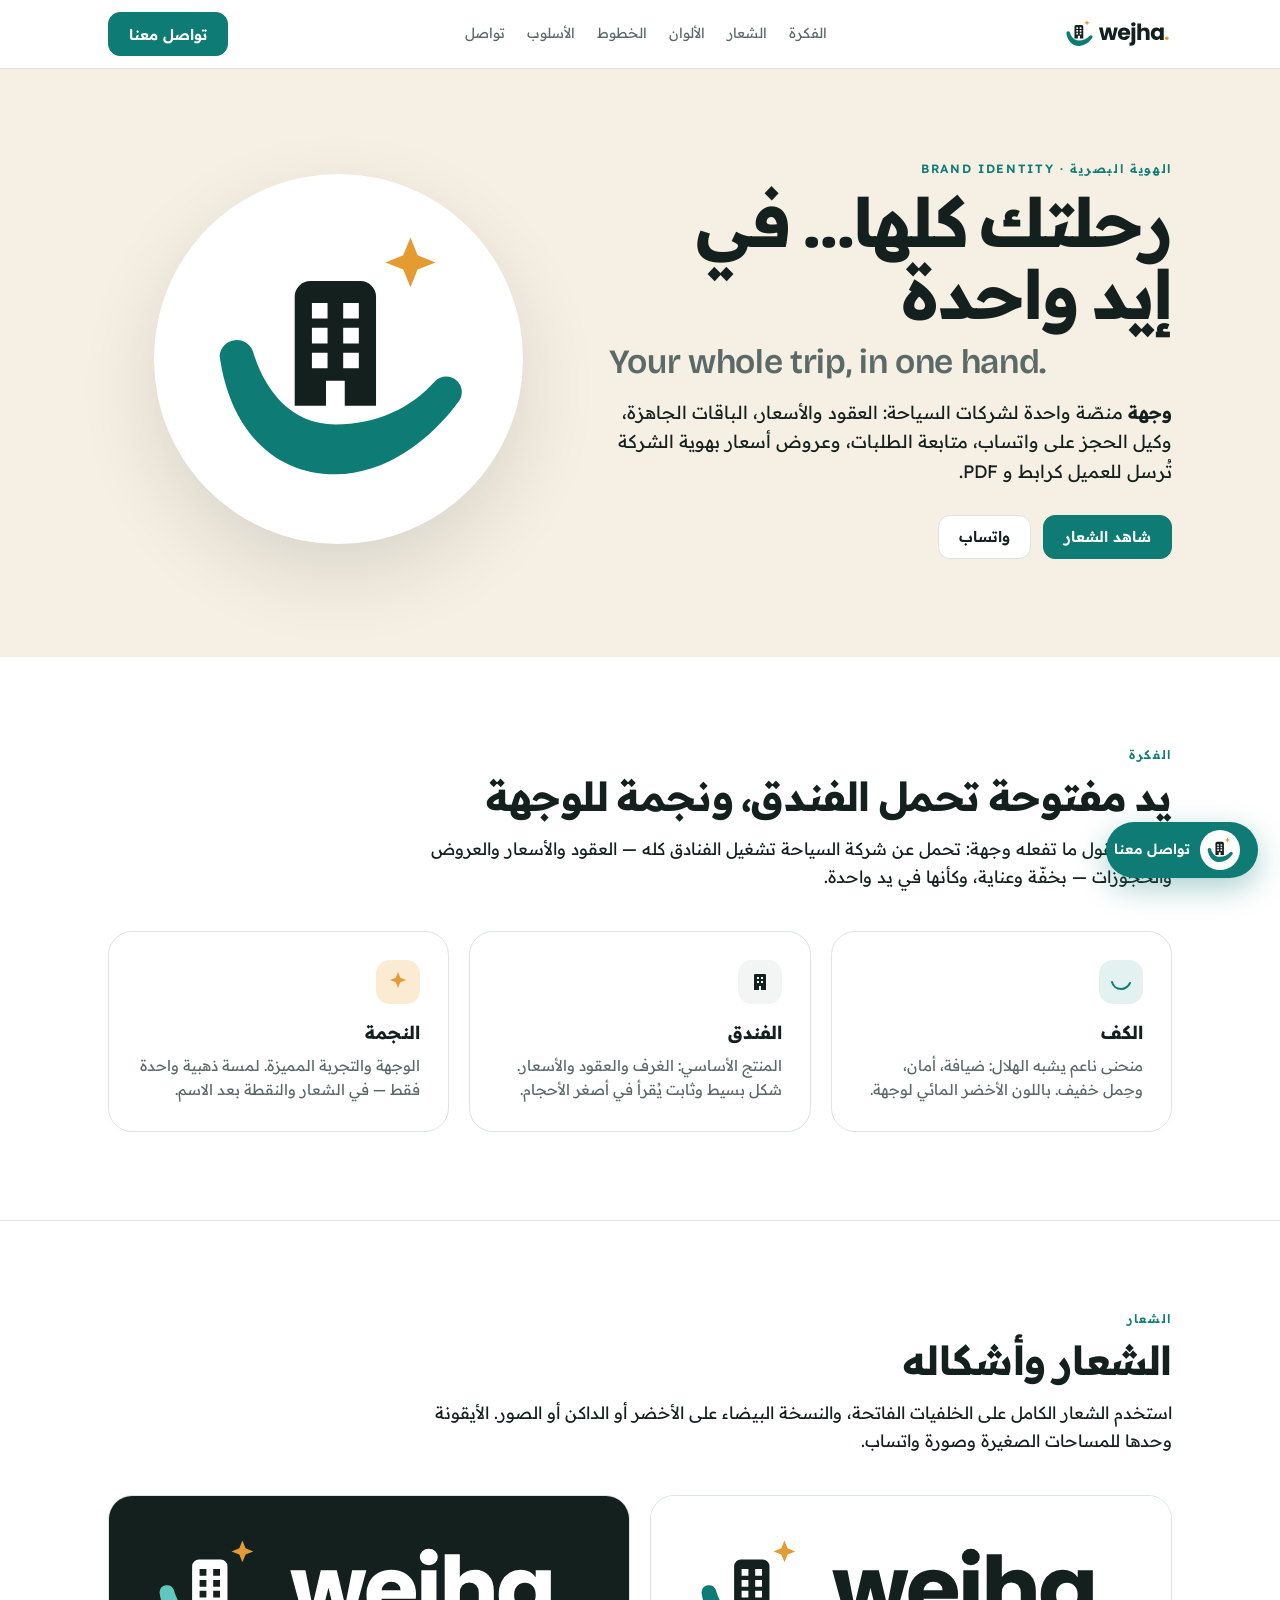
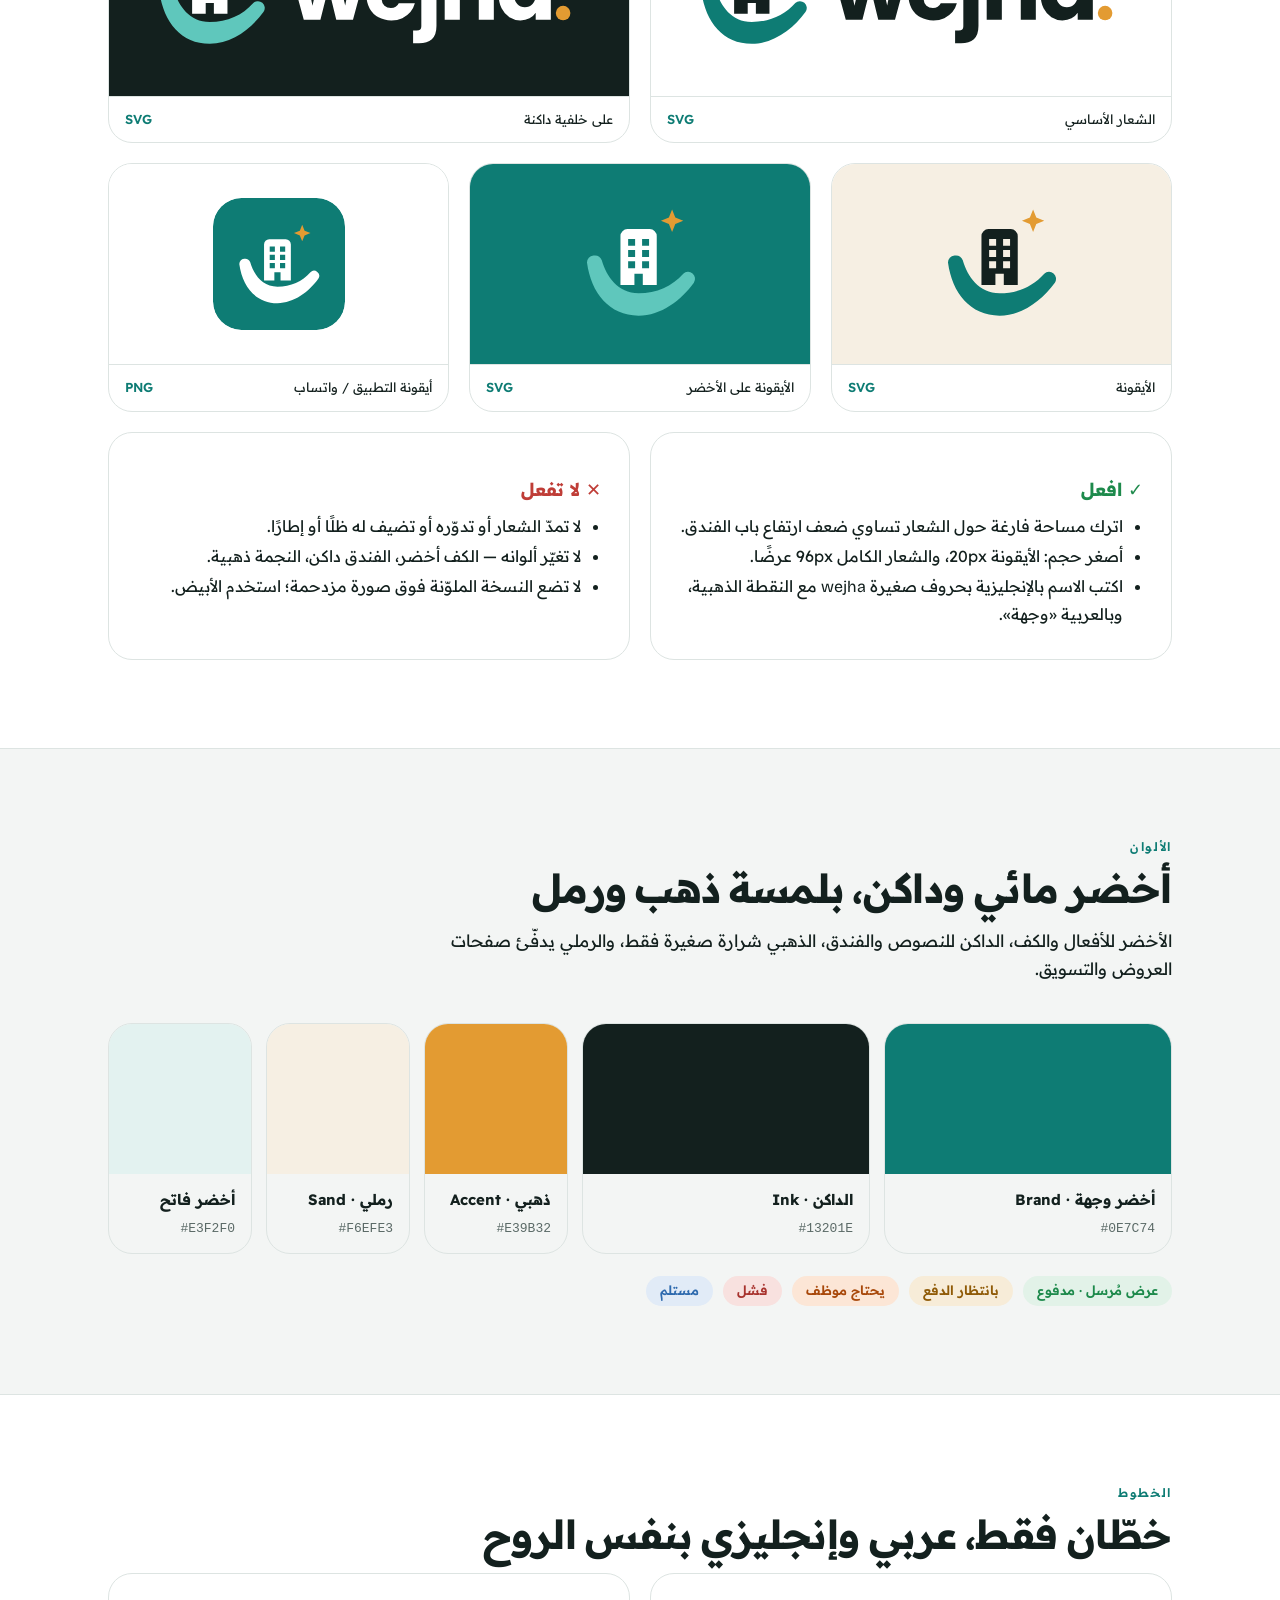
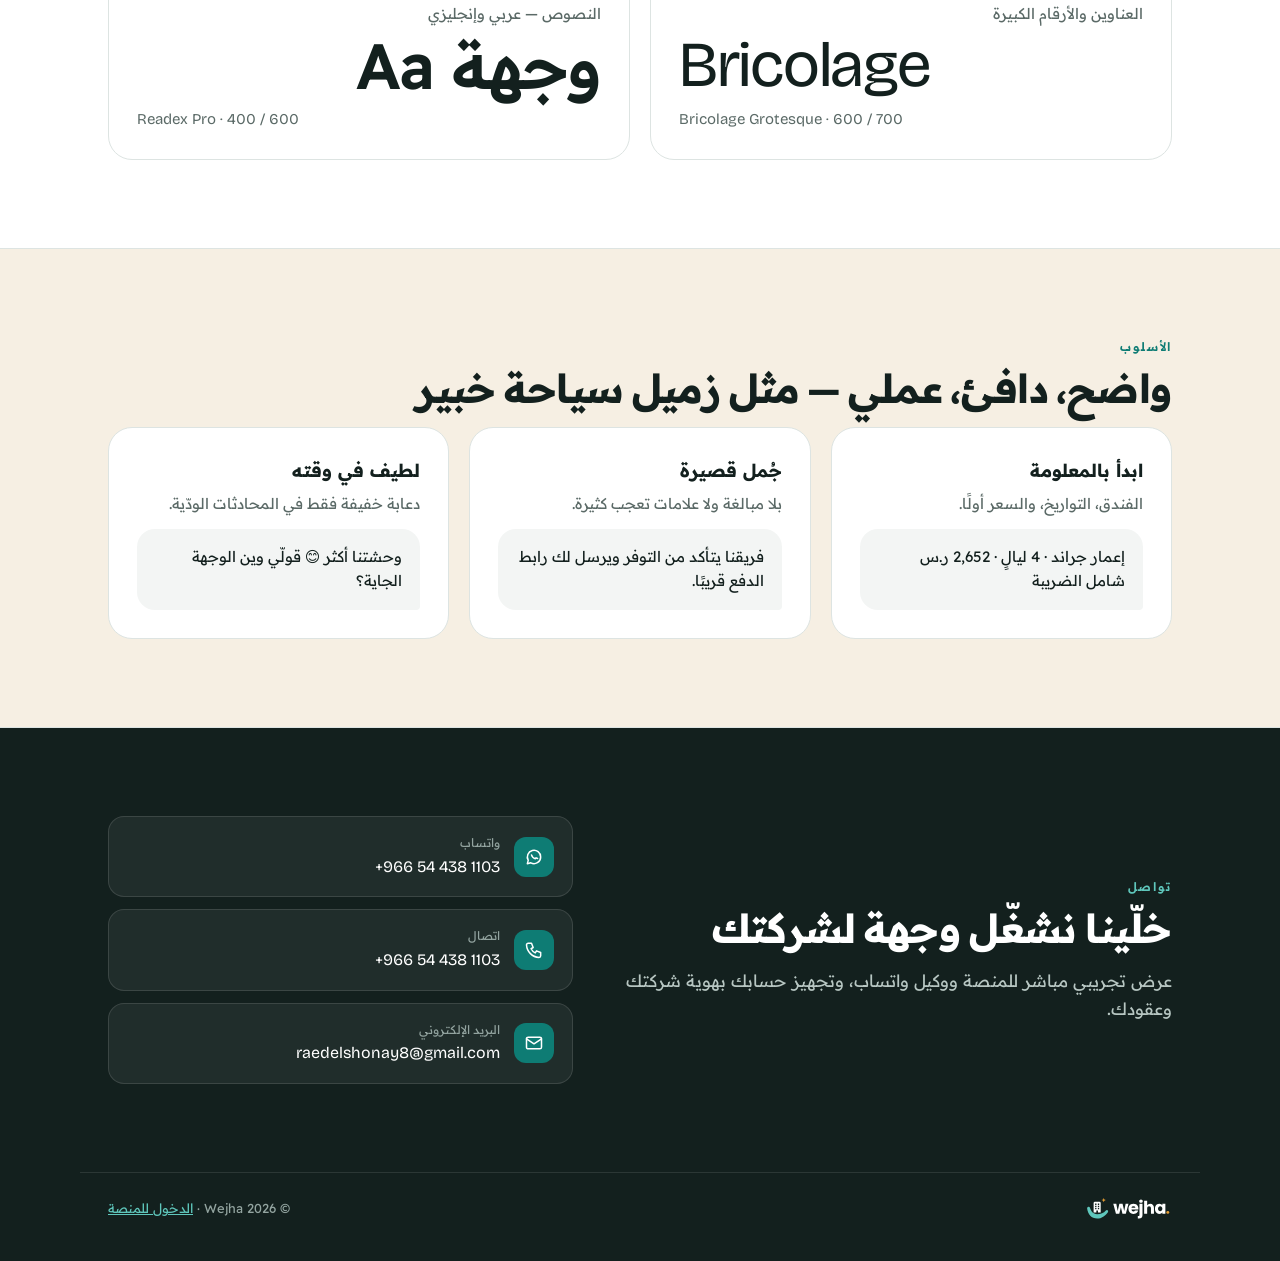
<file: brand.html>
<!DOCTYPE html>
<html lang="ar" dir="rtl">
<head>
<meta charset="UTF-8">
<meta name="viewport" content="width=device-width, initial-scale=1">
<title>وجهة · الهوية البصرية — Wejha brand identity</title>
<meta name="description" content="Wejha — the back office and quotation platform for travel agencies. Brand identity, logo, colours and contact.">
<link rel="icon" type="image/svg+xml" href="assets/brand/wejha-mark.svg">
<link rel="apple-touch-icon" href="assets/brand/apple-touch-icon.png">
<meta name="theme-color" content="#0E7C74">
<meta property="og:title" content="Wejha — رحلتك كلها… في إيد واحدة">
<meta property="og:image" content="assets/brand/wejha-app-icon-512.png">
<link rel="preconnect" href="https://fonts.googleapis.com">
<link rel="preconnect" href="https://fonts.gstatic.com" crossorigin>
<link href="https://fonts.googleapis.com/css2?family=Bricolage+Grotesque:opsz,wght@12..96,600;12..96,700&family=Readex+Pro:wght@300;400;500;600;700&display=swap" rel="stylesheet">
<style>
:root{
  --brand:#0E7C74; --brand-ink:#0A5852; --brand-soft:#E3F2F0; --accent:#E39B32; --accent-soft:#FBEBD3;
  --ink:#13201E; --muted:#5B6A67; --surface:#FFFFFF; --sunken:#F3F5F4; --sand:#F6EFE3; --line:#DDE4E2;
  --f-d:'Bricolage Grotesque','Readex Pro',system-ui,sans-serif; --f-b:'Readex Pro',system-ui,-apple-system,'Segoe UI',sans-serif;
  --r:12px; --rl:24px;
}
*{box-sizing:border-box}
html{scroll-behavior:smooth}
body{margin:0;font-family:var(--f-b);color:var(--ink);background:var(--surface);line-height:1.65;-webkit-font-smoothing:antialiased}
a{color:var(--brand)}
.wrap{max-width:1120px;margin:0 auto;padding:0 28px}
.en{font-family:var(--f-d);direction:ltr;unicode-bidi:isolate}
.muted{color:var(--muted)}
.kicker{font-size:12px;font-weight:600;letter-spacing:.14em;text-transform:uppercase;color:var(--brand);margin:0 0 10px}

/* top bar */
.top{position:sticky;top:0;z-index:5;background:rgb(255 255 255 / .86);backdrop-filter:blur(10px);border-bottom:1px solid var(--line)}
.top .wrap{display:flex;align-items:center;justify-content:space-between;height:68px;gap:16px}
.top img{height:30px;display:block}
.top nav{display:flex;gap:22px;font-size:14px}
.top nav a{color:var(--muted);text-decoration:none}
.top nav a:hover{color:var(--ink)}
.btn{display:inline-flex;align-items:center;gap:8px;height:44px;padding:0 20px;border-radius:var(--r);font:600 15px var(--f-b);text-decoration:none;border:1px solid var(--line);color:var(--ink);background:var(--surface)}
.btn.pri{background:var(--brand);border-color:var(--brand);color:#fff}
.btn.pri:hover{background:var(--brand-ink)}

/* hero */
.hero{background:var(--sand);position:relative;overflow:hidden}
.hero .wrap{display:grid;grid-template-columns:1.1fr .9fr;gap:40px;align-items:center;padding-top:80px;padding-bottom:88px}
.hero h1{font-family:var(--f-d);font-size:clamp(40px,6vw,68px);line-height:1.05;margin:0 0 18px;letter-spacing:-.02em}
.hero h1 .en{display:block;font-size:.5em;color:var(--muted);font-weight:600;margin-top:12px;letter-spacing:-.01em}
.hero p.lead{font-size:18px;max-width:34em;margin:0 0 28px}
.hero .cta{display:flex;gap:12px;flex-wrap:wrap}
.stage{position:relative;aspect-ratio:1;max-width:420px;justify-self:center;width:100%}
.stage .disc{position:absolute;inset:6%;border-radius:50%;background:var(--surface);box-shadow:0 30px 80px rgb(19 32 30 / .12)}
.stage img{position:absolute;inset:18%;width:64%;height:64%}

section{padding:88px 0;border-bottom:1px solid var(--line)}
section h2{font-family:var(--f-d);font-size:clamp(28px,3.4vw,40px);line-height:1.15;margin:0 0 14px;letter-spacing:-.01em}
section .intro{max-width:44em;font-size:17px;margin:0 0 40px}

/* idea */
.idea{display:grid;grid-template-columns:repeat(3,1fr);gap:20px}
.card{background:var(--surface);border:1px solid var(--line);border-radius:var(--rl);padding:28px}
.card h3{margin:14px 0 6px;font-size:18px}
.card p{margin:0;color:var(--muted);font-size:15px}
.dot{width:44px;height:44px;border-radius:14px;display:grid;place-items:center}
.dot svg{width:24px;height:24px}

/* logo grid */
.logos{display:grid;grid-template-columns:repeat(6,1fr);gap:20px}
.tile{border-radius:var(--rl);border:1px solid var(--line);display:flex;flex-direction:column;overflow:hidden;background:var(--surface)}
.tile .art{flex:1;min-height:200px;display:grid;place-items:center;padding:32px}
.tile .art img{max-width:100%;max-height:120px}
.tile .cap{display:flex;justify-content:space-between;align-items:center;gap:8px;padding:12px 16px;border-top:1px solid var(--line);font-size:13px}
.tile .cap a{font-weight:600;text-decoration:none}
.w3{grid-column:span 3}.w2{grid-column:span 2}
.on-light{background:var(--surface)}.on-dark{background:var(--ink)}.on-brand{background:var(--brand)}.on-sand{background:var(--sand)}

/* rules */
.rules{display:grid;grid-template-columns:1fr 1fr;gap:20px;margin-top:20px}
.rules ul{margin:8px 0 0;padding-inline-start:20px}
.rules li{margin:4px 0}
.do h3{color:#1E8A4C}.dont h3{color:#BF3D37}

/* colours */
.sw{display:grid;grid-template-columns:2fr 2fr 1fr 1fr 1fr;gap:14px}
.chip{border-radius:var(--rl);overflow:hidden;border:1px solid var(--line)}
.chip .c{height:150px}
.chip .t{padding:14px 16px}
.chip b{display:block;font-size:15px}
.chip code{font:500 13px ui-monospace,SFMono-Regular,Menlo,monospace;color:var(--muted);direction:ltr;display:inline-block}
.status{display:flex;flex-wrap:wrap;gap:10px;margin-top:22px}
.pill{display:inline-flex;align-items:center;height:30px;padding:0 14px;border-radius:999px;font-size:13px;font-weight:600}

/* type */
.type{display:grid;grid-template-columns:1fr 1fr;gap:20px}
.spec{font-family:var(--f-d);font-size:64px;line-height:1;margin:6px 0 10px;letter-spacing:-.02em}
.spec.ar{font-family:var(--f-b);font-weight:600}

/* voice */
.voice{display:grid;grid-template-columns:repeat(3,1fr);gap:20px}
.bubble{background:var(--sunken);border-radius:18px 18px 4px 18px;padding:16px 18px;font-size:15px;margin-top:12px}

/* contact */
.contact{background:var(--ink);color:#E6EEEC;border-bottom:0}
.contact h2{color:#fff}
.contact .grid{display:grid;grid-template-columns:1.2fr 1fr;gap:40px;align-items:center}
.cl{display:grid;gap:12px}
.cl a{display:flex;align-items:center;gap:14px;background:rgb(255 255 255 / .06);border:1px solid rgb(255 255 255 / .12);border-radius:16px;padding:16px 18px;color:#fff;text-decoration:none;font-size:16px}
.cl a:hover{background:rgb(255 255 255 / .1)}
.cl .ic{width:40px;height:40px;border-radius:12px;background:var(--brand);display:grid;place-items:center;flex:none}
.cl .ic svg{width:20px;height:20px;stroke:#fff;fill:none;stroke-width:1.8;stroke-linecap:round;stroke-linejoin:round}
.cl small{display:block;color:#93A4A0;font-size:12px}
footer{background:var(--ink);color:#93A4A0;font-size:13px;padding:0 0 40px}
footer .wrap{display:flex;justify-content:space-between;align-items:center;border-top:1px solid rgb(255 255 255 / .1);padding-top:24px;gap:16px;flex-wrap:wrap}
footer img{height:24px}

.fab{position:fixed;inset-inline-start:22px;bottom:22px;z-index:9;display:flex;align-items:center;gap:10px;background:var(--brand);color:#fff;text-decoration:none;border-radius:999px;padding:8px 18px 8px 8px;box-shadow:0 10px 30px rgb(14 124 116 / .35);font-weight:600;font-size:14px}
.fab:hover{background:var(--brand-ink)}
.fab span.i{width:40px;height:40px;border-radius:50%;background:#fff;display:grid;place-items:center}
.fab img{width:28px;height:28px}
@media (max-width:900px){
  .hero .wrap,.contact .grid,.type,.rules{grid-template-columns:1fr}
  .idea,.voice{grid-template-columns:1fr}
  .logos{grid-template-columns:1fr 1fr}.w3,.w2{grid-column:span 1}
  .sw{grid-template-columns:1fr 1fr}
  .top nav{display:none}
  section{padding:64px 0}
}
@media (prefers-reduced-motion:reduce){html{scroll-behavior:auto}}
</style>
</head>
<body>

<header class="top"><div class="wrap">
  <img src="assets/brand/wejha-logo.svg" alt="wejha">
  <nav aria-label="الأقسام">
    <a href="#idea">الفكرة</a><a href="#logo">الشعار</a><a href="#colour">الألوان</a><a href="#type">الخطوط</a><a href="#voice">الأسلوب</a><a href="#contact">تواصل</a>
  </nav>
  <a class="btn pri" href="#contact">تواصل معنا</a>
</div></header>

<main>
<div class="hero"><div class="wrap">
  <div>
    <p class="kicker">الهوية البصرية · Brand identity</p>
    <h1>رحلتك كلها… في إيد واحدة<span class="en">Your whole trip, in one hand.</span></h1>
    <p class="lead"><b>وجهة</b> منصّة واحدة لشركات السياحة: العقود والأسعار، الباقات الجاهزة، وكيل الحجز على واتساب، متابعة الطلبات، وعروض أسعار بهوية الشركة تُرسل للعميل كرابط و PDF.</p>
    <div class="cta"><a class="btn pri" href="#logo">شاهد الشعار</a><a class="btn" href="https://wa.me/966544381103" target="_blank" rel="noopener">واتساب</a></div>
  </div>
  <div class="stage" aria-hidden="true"><div class="disc"></div><img src="assets/brand/wejha-mark.svg" alt=""></div>
</div></div>

<section id="idea"><div class="wrap">
  <p class="kicker">الفكرة</p>
  <h2>يد مفتوحة تحمل الفندق، ونجمة للوجهة</h2>
  <p class="intro">الشعار يقول ما تفعله وجهة: تحمل عن شركة السياحة تشغيل الفنادق كله — العقود والأسعار والعروض والحجوزات — بخفّة وعناية، وكأنها في يد واحدة.</p>
  <div class="idea">
    <div class="card"><div class="dot" style="background:var(--brand-soft)"><svg viewBox="0 0 24 24" fill="none" stroke="#0E7C74" stroke-width="2" stroke-linecap="round"><path d="M3 12c1 4 4.5 7 9 7s7.5-3 9-6"/></svg></div><h3>الكف</h3><p>منحنى ناعم يشبه الهلال: ضيافة، أمان، وحِمل خفيف. باللون الأخضر المائي لوجهة.</p></div>
    <div class="card"><div class="dot" style="background:var(--sunken)"><svg viewBox="0 0 24 24" fill="#13201E"><path d="M7 4h10a1 1 0 0 1 1 1v15H6V5a1 1 0 0 1 1-1zm2 3v2h2V7zm4 0v2h2V7zm-4 4v2h2v-2zm4 0v2h2v-2zm-2 5v4h2v-4z"/></svg></div><h3>الفندق</h3><p>المنتج الأساسي: الغرف والعقود والأسعار. شكل بسيط وثابت يُقرأ في أصغر الأحجام.</p></div>
    <div class="card"><div class="dot" style="background:var(--accent-soft)"><svg viewBox="0 0 24 24" fill="#E39B32"><path d="M12 2l2.2 5.8L20 10l-5.8 2.2L12 18l-2.2-5.8L4 10l5.8-2.2z"/></svg></div><h3>النجمة</h3><p>الوجهة والتجربة المميزة. لمسة ذهبية واحدة فقط — في الشعار والنقطة بعد الاسم.</p></div>
  </div>
</div></section>

<section id="logo"><div class="wrap">
  <p class="kicker">الشعار</p>
  <h2>الشعار وأشكاله</h2>
  <p class="intro">استخدم الشعار الكامل على الخلفيات الفاتحة، والنسخة البيضاء على الأخضر أو الداكن أو الصور. الأيقونة وحدها للمساحات الصغيرة وصورة واتساب.</p>
  <div class="logos">
    <div class="tile w3"><div class="art on-light"><img src="assets/brand/wejha-logo.svg" alt="wejha logo"></div><div class="cap"><span>الشعار الأساسي</span><a href="assets/brand/wejha-logo.svg" download>SVG</a></div></div>
    <div class="tile w3"><div class="art on-dark"><img src="assets/brand/wejha-logo-white.svg" alt="wejha logo white"></div><div class="cap"><span>على خلفية داكنة</span><a href="assets/brand/wejha-logo-white.svg" download>SVG</a></div></div>
    <div class="tile w2"><div class="art on-sand"><img src="assets/brand/wejha-mark.svg" alt="wejha mark"></div><div class="cap"><span>الأيقونة</span><a href="assets/brand/wejha-mark.svg" download>SVG</a></div></div>
    <div class="tile w2"><div class="art on-brand"><img src="assets/brand/wejha-mark-white.svg" alt="wejha mark white"></div><div class="cap"><span>الأيقونة على الأخضر</span><a href="assets/brand/wejha-mark-white.svg" download>SVG</a></div></div>
    <div class="tile w2"><div class="art on-light"><img src="assets/brand/wejha-app-icon.svg" alt="wejha app icon" style="max-height:132px;border-radius:28px"></div><div class="cap"><span>أيقونة التطبيق / واتساب</span><a href="assets/brand/wejha-app-icon-512.png" download>PNG</a></div></div>
  </div>
  <div class="rules">
    <div class="card do"><h3>✓ افعل</h3><ul>
      <li>اترك مساحة فارغة حول الشعار تساوي ضعف ارتفاع باب الفندق.</li>
      <li>أصغر حجم: الأيقونة 20px، والشعار الكامل 96px عرضًا.</li>
      <li>اكتب الاسم بالإنجليزية بحروف صغيرة <span class="en">wejha</span> مع النقطة الذهبية، وبالعربية «وجهة».</li>
    </ul></div>
    <div class="card dont"><h3>✕ لا تفعل</h3><ul>
      <li>لا تمدّ الشعار أو تدوّره أو تضيف له ظلًا أو إطارًا.</li>
      <li>لا تغيّر ألوانه — الكف أخضر، الفندق داكن، النجمة ذهبية.</li>
      <li>لا تضع النسخة الملوّنة فوق صورة مزدحمة؛ استخدم الأبيض.</li>
    </ul></div>
  </div>
</div></section>

<section id="colour" style="background:var(--sunken)"><div class="wrap">
  <p class="kicker">الألوان</p>
  <h2>أخضر مائي وداكن، بلمسة ذهب ورمل</h2>
  <p class="intro">الأخضر للأفعال والكف، الداكن للنصوص والفندق، الذهبي شرارة صغيرة فقط، والرملي يدفّئ صفحات العروض والتسويق.</p>
  <div class="sw">
    <div class="chip"><div class="c" style="background:#0E7C74"></div><div class="t"><b>أخضر وجهة · Brand</b><code>#0E7C74</code></div></div>
    <div class="chip"><div class="c" style="background:#13201E"></div><div class="t"><b>الداكن · Ink</b><code>#13201E</code></div></div>
    <div class="chip"><div class="c" style="background:#E39B32"></div><div class="t"><b>ذهبي · Accent</b><code>#E39B32</code></div></div>
    <div class="chip"><div class="c" style="background:#F6EFE3"></div><div class="t"><b>رملي · Sand</b><code>#F6EFE3</code></div></div>
    <div class="chip"><div class="c" style="background:#E3F2F0"></div><div class="t"><b>أخضر فاتح</b><code>#E3F2F0</code></div></div>
  </div>
  <div class="status" aria-label="ألوان حالات الطلبات">
    <span class="pill" style="background:#E2F2E8;color:#1E8A4C">عرض مُرسل · مدفوع</span>
    <span class="pill" style="background:#F7ECD8;color:#8F5A06">بانتظار الدفع</span>
    <span class="pill" style="background:#FCE6D6;color:#A8480A">يحتاج موظف</span>
    <span class="pill" style="background:#F8E1DF;color:#A8332E">فشل</span>
    <span class="pill" style="background:#E1EBF7;color:#2E6AAE">مستلم</span>
  </div>
</div></section>

<section id="type"><div class="wrap">
  <p class="kicker">الخطوط</p>
  <h2>خطّان فقط، عربي وإنجليزي بنفس الروح</h2>
  <div class="type">
    <div class="card"><p class="muted" style="margin:0">العناوين والأرقام الكبيرة</p><div class="spec en">Bricolage</div><p class="en muted" style="margin:0">Bricolage Grotesque · 600 / 700</p></div>
    <div class="card"><p class="muted" style="margin:0">النصوص — عربي وإنجليزي</p><div class="spec ar">وجهة Aa</div><p class="en muted" style="margin:0">Readex Pro · 400 / 600</p></div>
  </div>
</div></section>

<section id="voice" style="background:var(--sand)"><div class="wrap">
  <p class="kicker">الأسلوب</p>
  <h2>واضح، دافئ، عملي — مثل زميل سياحة خبير</h2>
  <div class="voice">
    <div class="card"><h3 style="margin-top:0">ابدأ بالمعلومة</h3><p>الفندق، التواريخ، والسعر أولًا.</p><div class="bubble">إعمار جراند · 4 ليالٍ · 2,652 ر.س شامل الضريبة</div></div>
    <div class="card"><h3 style="margin-top:0">جُمل قصيرة</h3><p>بلا مبالغة ولا علامات تعجب كثيرة.</p><div class="bubble">فريقنا يتأكد من التوفر ويرسل لك رابط الدفع قريبًا.</div></div>
    <div class="card"><h3 style="margin-top:0">لطيف في وقته</h3><p>دعابة خفيفة فقط في المحادثات الودّية.</p><div class="bubble">وحشتنا أكثر 😊 قولّي وين الوجهة الجاية؟</div></div>
  </div>
</div></section>

<section id="contact" class="contact"><div class="wrap grid">
  <div>
    <p class="kicker" style="color:#5FC7BC">تواصل</p>
    <h2>خلّينا نشغّل وجهة لشركتك</h2>
    <p class="intro" style="color:#B7C6C2;margin-bottom:0">عرض تجريبي مباشر للمنصة ووكيل واتساب، وتجهيز حسابك بهوية شركتك وعقودك.</p>
  </div>
  <div class="cl">
    <a href="https://wa.me/966544381103" target="_blank" rel="noopener"><span class="ic"><svg viewBox="0 0 24 24"><path d="M20 12a8 8 0 0 1-11.8 7L4 20l1.1-4A8 8 0 1 1 20 12z"/><path d="M9 9.5c.5 2 2.5 4 4.5 4.5l1-1 1.8.8"/></svg></span><span><small>واتساب</small><span class="en">+966 54 438 1103</span></span></a>
    <a href="tel:+966544381103"><span class="ic"><svg viewBox="0 0 24 24"><path d="M5 4h4l2 5-2.5 1.5a11 11 0 0 0 5 5L15 13l5 2v4a2 2 0 0 1-2 2A16 16 0 0 1 3 6a2 2 0 0 1 2-2"/></svg></span><span><small>اتصال</small><span class="en">+966 54 438 1103</span></span></a>
    <a href="mailto:raedelshonay8@gmail.com"><span class="ic"><svg viewBox="0 0 24 24"><rect x="3" y="5" width="18" height="14" rx="2"/><path d="m3 7 9 6 9-6"/></svg></span><span><small>البريد الإلكتروني</small><span class="en">raedelshonay8@gmail.com</span></span></a>
  </div>
</div></section>
</main>
<a class="fab" href="#contact" aria-label="تواصل معنا"><span class="i"><img src="assets/brand/wejha-mark.svg" alt=""></span>تواصل معنا</a>

<footer><div class="wrap">
  <img src="assets/brand/wejha-logo-white.svg" alt="wejha">
  <span>© 2026 Wejha · <a href="./" style="color:#5FC7BC">الدخول للمنصة</a></span>
</div></footer>
</body>
</html>
</file>
